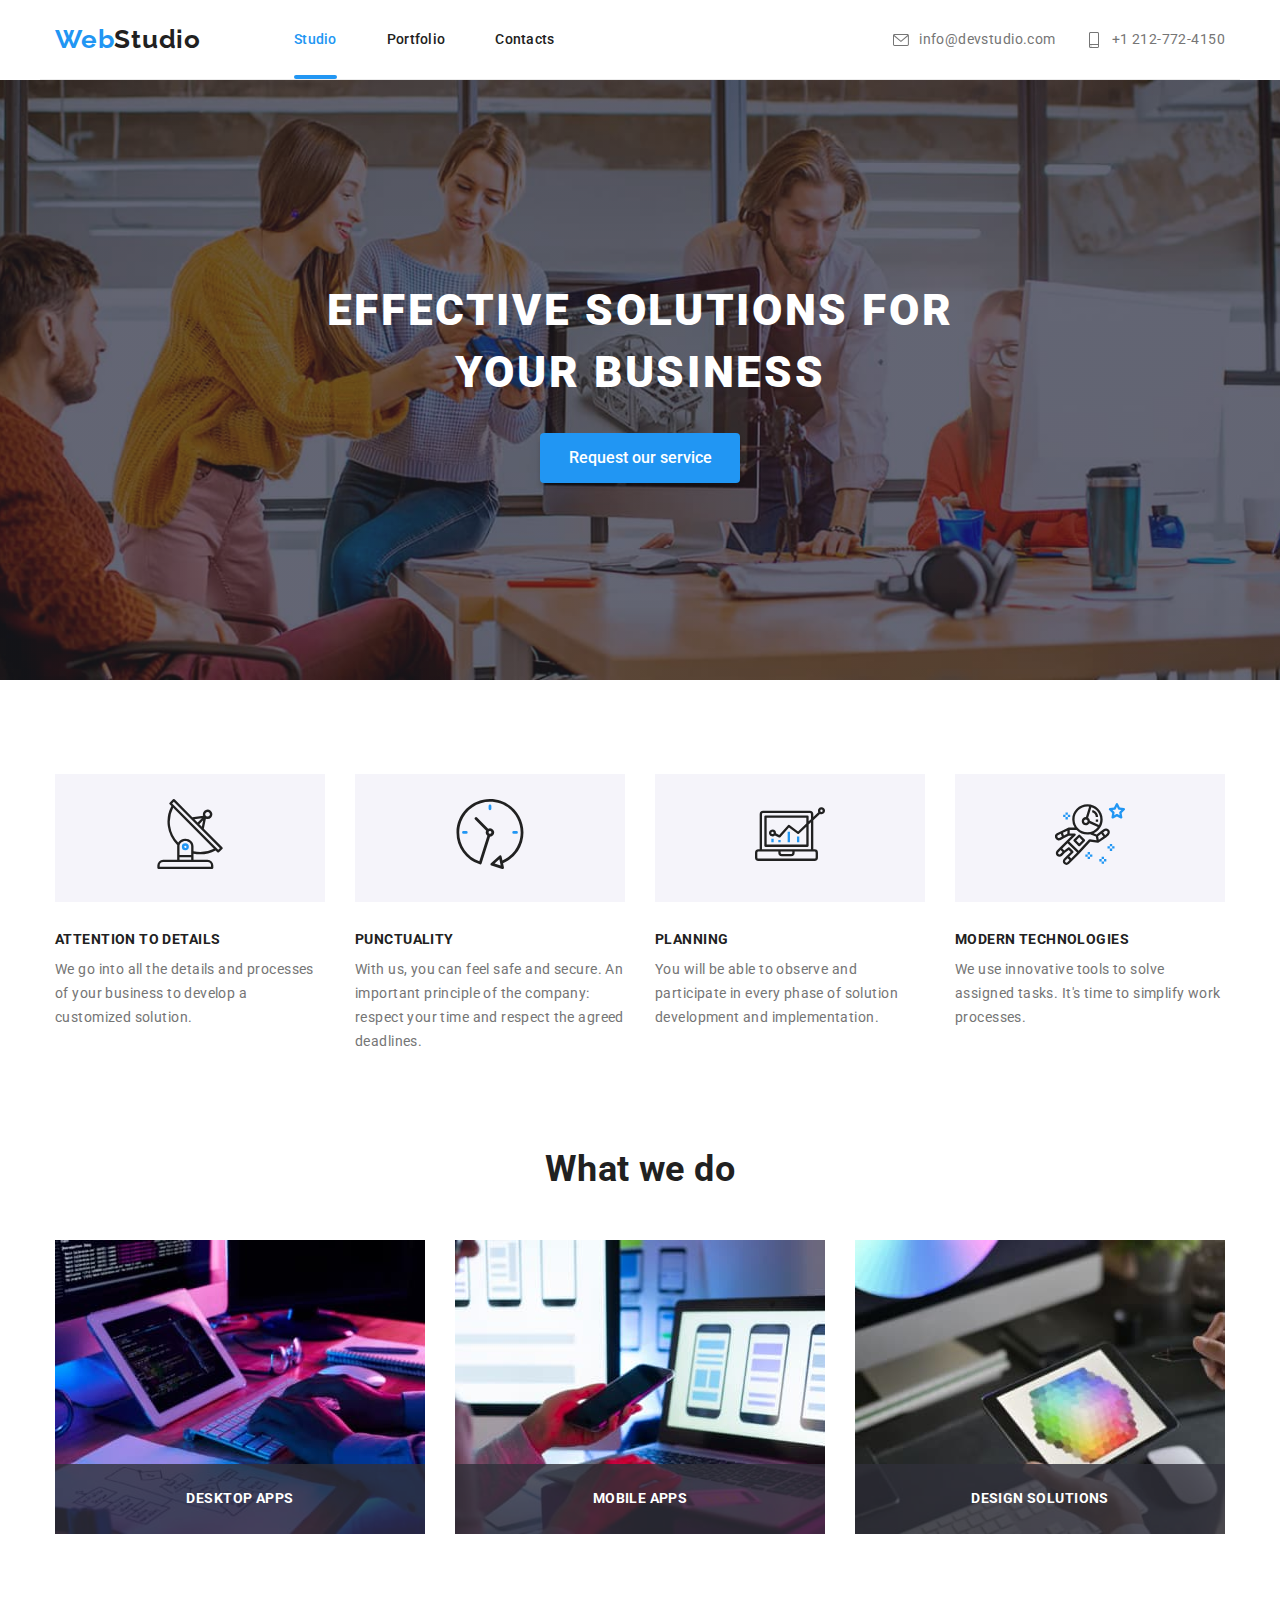
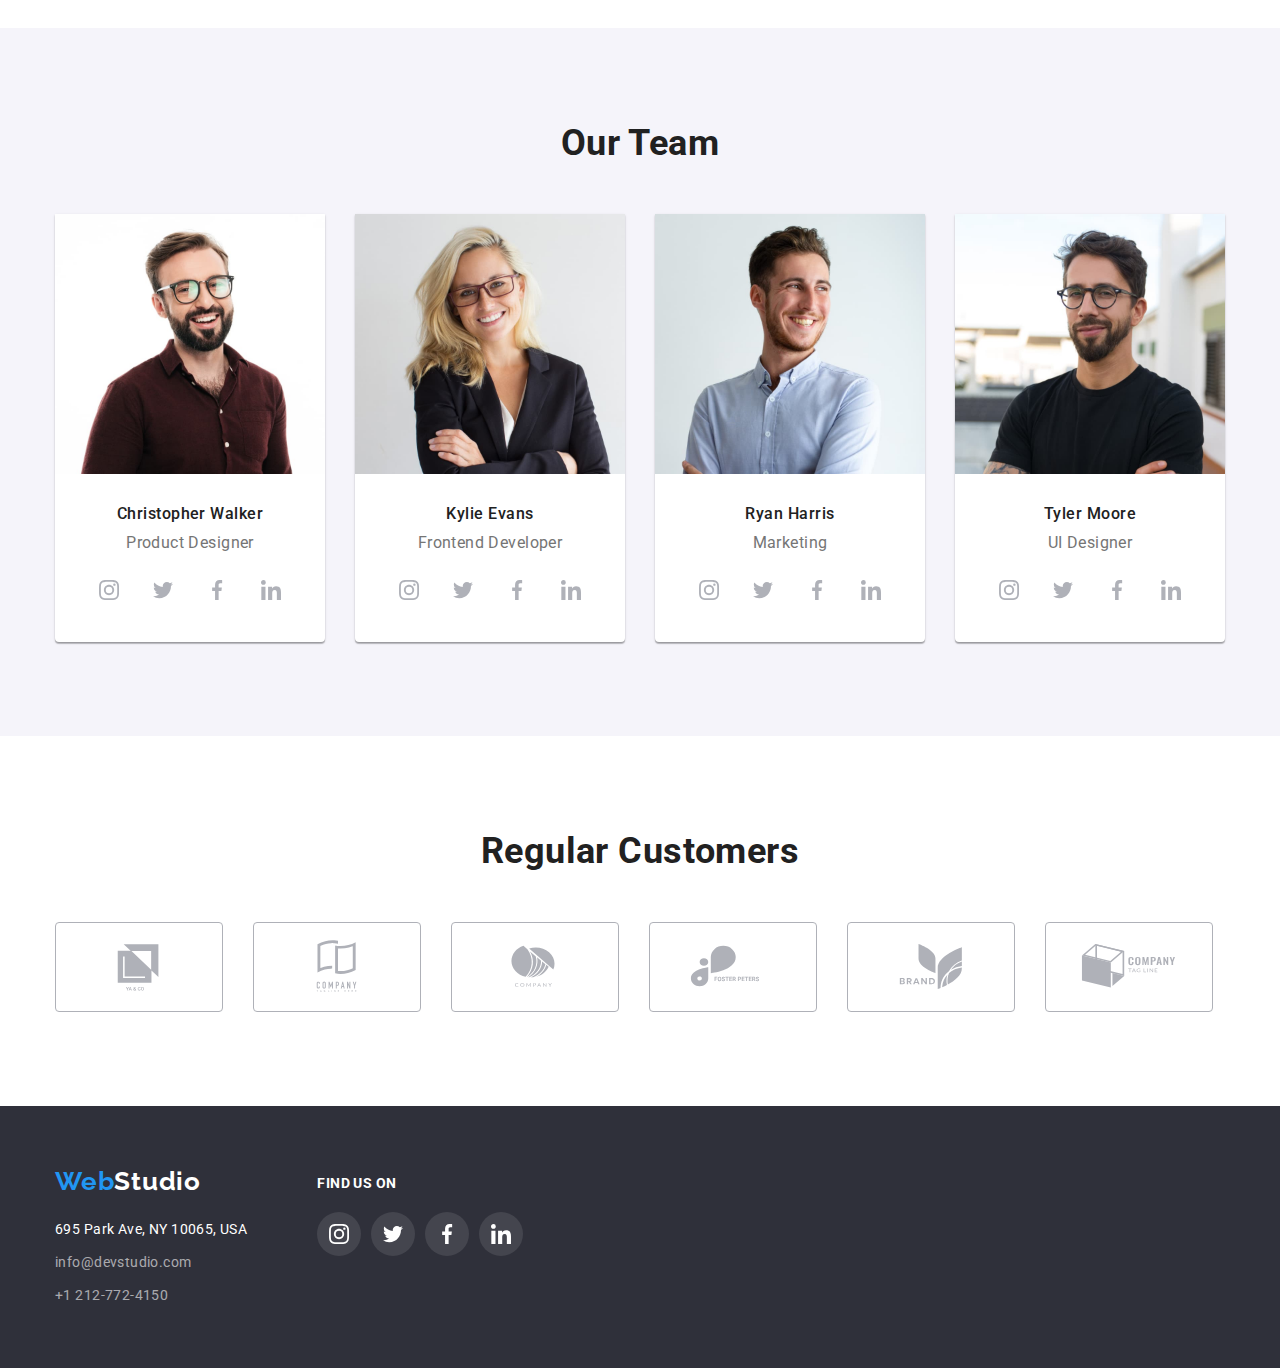
<file: index.html>
<!DOCTYPE html>
<html lang="en">
  <head>
    <meta charset="UTF-8" />
    <meta http-equiv="X-UA-Compatible" content="IE=edge" />
    <meta name="viewport" content="width=device-width, initial-scale=1.0" />
    <title>Document</title>
    <link
      href="https://fonts.googleapis.com/css2?family=Raleway:wght@700&family=Roboto:wght@400;500;700;900&display=swap"
      rel="stylesheet"
    />
    <link
      rel="stylesheet"
      href="https://cdnjs.cloudflare.com/ajax/libs/modern-normalize/1.1.0/modern-normalize.min.css"
    />
    <link rel="stylesheet" href="./css/styles.css" />
  </head>
  <body>
    <!-- Header -->
    <header class="header">
      <div class="container header-container">
        <div class="header-logo">
          <a href="./index.html" class="logo logo-link--header link-res">
            Web<span class="logo-span--header">Studio</span>
          </a>
        </div>
        <nav class="header-nav">
          <ul class="nav-menu list-res">
            <li class="nav-item nav-item--current">
              <a href="./index.html" class="nav-link link-res">Studio</a>
            </li>
            <li class="nav-item">
              <a href="./portfolio.html" class="nav-link link-res">Portfolio</a>
            </li>
            <li class="nav-item">
              <a href="#" class="nav-link link-res">Contacts</a>
            </li>
          </ul>
        </nav>
        <div class="header-contacts">
          <ul class="contacts-list--header list-res">
            <li class="contacts-item--header">
              <a
                href="mailto:info@devstudio.com"
                class="contact-link contact-link--header contact-mail--header link-res"
              >
                <svg class="contact-icon" width="16" height="12">
                  <use href="./images/icons.svg#envelope"></use>
                </svg>
                info@devstudio.com
              </a>
            </li>
            <li class="contacts-item--header">
              <a
                href="tel:+12127724150"
                class="contact-link contact-link--header contact-tel--header link-res"
              >
                <svg class="contact-icon" width="16" height="16">
                  <use href="./images/icons.svg#smartphone"></use>
                </svg>
                +1 212-772-4150
              </a>
            </li>
          </ul>
        </div>
      </div>
    </header>

    <!-- Main -->
    <main>
      <!-- Section Hero -->
      <section class="section hero-section">
        <div class="hero-container">
          <div class="hero-group">
            <h1 class="section-title hero-title">Effective solutions for your business</h1>
            <button type="button" class="hero-button" data-modal-open>Request our service</button>
          </div>
        </div>
      </section>

      <!-- Section Features -->
      <section class="section features-section">
        <div class="container features-container">
          <h2 class="section-title features-title display-none">Features</h2>
          <ul class="features-list list-res">
            <li class="features-item">
              <div class="features-icon-bg">
                <svg class="features-icon-svg" width="70" height="70">
                  <use href="./images/icons.svg#antenna"></use>
                </svg>
              </div>
              <h3 class="section-subtitle features-subtitle">Attention to details</h3>
              <p class="section-text features-text">
                We go into all the details and processes of your business to develop a customized
                solution.
              </p>
            </li>
            <li class="features-item">
              <div class="features-icon-bg">
                <svg class="features-icon-svg" width="70" height="70">
                  <use href="./images/icons.svg#clock"></use>
                </svg>
              </div>
              <h3 class="section-subtitle features-subtitle">Punctuality</h3>
              <p class="section-text features-text">
                With us, you can feel safe and secure. An important principle of the company:
                respect your time and respect the agreed deadlines.
              </p>
            </li>
            <li class="features-item">
              <div class="features-icon-bg">
                <svg class="features-icon-svg" width="70" height="70">
                  <use href="./images/icons.svg#diagram"></use>
                </svg>
              </div>
              <h3 class="section-subtitle features-subtitle">Planning</h3>
              <p class="section-text features-text">
                You will be able to observe and participate in every phase of solution development
                and implementation.
              </p>
            </li>
            <li class="features-item">
              <div class="features-icon-bg">
                <svg class="features-icon-svg" width="70" height="70">
                  <use href="./images/icons.svg#astronaut"></use>
                </svg>
              </div>
              <h3 class="section-subtitle features-subtitle">Modern technologies</h3>
              <p class="section-text features-text">
                We use innovative tools to solve assigned tasks. It's time to simplify work
                processes.
              </p>
            </li>
          </ul>
        </div>
      </section>

      <!-- Section About -->
      <section class="section about-section">
        <div class="container about-container">
          <h2 class="section-title about-title">What we do</h2>
          <ul class="about-list list-res">
            <li class="about-item">
              <div class="about-imagewrap">
                <img
                  src="./images/projImg-01.jpg"
                  alt="Desktop, algorithm, tablet PC, markup on screen"
                  width="370"
                />
                <p class="about-description">Desktop apps</p>
              </div>
            </li>
            <li class="about-item">
              <div class="about-imagewrap">
                <img
                  src="./images/projImg-02.jpg"
                  alt="mobile device, mobile interface layout on laptop"
                  width="370"
                />
                <p class="about-description">Mobile apps</p>
              </div>
            </li>
            <li class="about-item">
              <div class="about-imagewrap">
                <img src="./images/projImg-03.jpg" alt="color picker on tablet PC" width="370" />
                <p class="about-description">Design solutions</p>
              </div>
            </li>
          </ul>
        </div>
      </section>

      <!-- Section Our Team -->
      <section class="section team-section">
        <div class="container team-container">
          <h2 class="section-title team-title">Our Team</h2>
          <ul class="team-list list-res">
            <li class="team-item">
              <img src="./images/IgorDemiyanenko.jpg" alt="Christopher Walker" width="270" />
              <h3 class="section-subtitle team-subtitle">Christopher Walker</h3>
              <p class="section-text team-text">Product Designer</p>
              <ul class="sociallink-list sociallink-list-team list-res">
                <li class="sociallink-item margin-res">
                  <a
                    href="https://www.instagram.com/"
                    target="_blank"
                    class="sociallink-link sociallink-link-team"
                  >
                    <svg class="sociallink-icon sociallink-icon-team" width="20" height="20">
                      <use href="./images/icons.svg#instagram"></use>
                    </svg>
                  </a>
                </li>
                <li class="sociallink-item margin-res">
                  <a
                    href="https://www.twitter.com/"
                    target="_blank"
                    class="sociallink-link sociallink-link-team"
                  >
                    <svg class="sociallink-icon sociallink-icon-team" width="20" height="20">
                      <use href="./images/icons.svg#twitter"></use>
                    </svg>
                  </a>
                </li>
                <li class="sociallink-item margin-res">
                  <a
                    href="https://www.facebook.com/"
                    target="_blank"
                    class="sociallink-link sociallink-link-team"
                  >
                    <svg class="sociallink-icon sociallink-icon-team" width="20" height="20">
                      <use href="./images/icons.svg#facebook"></use>
                    </svg>
                  </a>
                </li>
                <li class="sociallink-item margin-res">
                  <a
                    href="https://www.linkedin.com/"
                    target="_blank"
                    class="sociallink-link sociallink-link-team"
                  >
                    <svg class="sociallink-icon sociallink-icon-team" width="20" height="20">
                      <use href="./images/icons.svg#linkedin"></use>
                    </svg>
                  </a>
                </li>
              </ul>
            </li>
            <li class="team-item">
              <img src="./images/OlgaRepina.jpg" alt="Kylie Evans" width="270" />
              <h3 class="section-subtitle team-subtitle">Kylie Evans</h3>
              <p class="section-text team-text">Frontend Developer</p>
              <ul class="sociallink-list sociallink-list-team list-res">
                <li class="sociallink-item">
                  <a
                    href="https://www.instagram.com/"
                    target="_blank"
                    class="sociallink-link sociallink-link-team"
                  >
                    <svg class="sociallink-icon sociallink-icon-team" width="20" height="20">
                      <use href="./images/icons.svg#instagram"></use>
                    </svg>
                  </a>
                </li>
                <li class="sociallink-item">
                  <a
                    href="https://www.twitter.com/"
                    target="_blank"
                    class="sociallink-link sociallink-link-team"
                  >
                    <svg class="sociallink-icon sociallink-icon-team" width="20" height="20">
                      <use href="./images/icons.svg#twitter"></use>
                    </svg>
                  </a>
                </li>
                <li class="sociallink-item">
                  <a
                    href="https://www.facebook.com/"
                    target="_blank"
                    class="sociallink-link sociallink-link-team"
                  >
                    <svg class="sociallink-icon sociallink-icon-team" width="20" height="20">
                      <use href="./images/icons.svg#facebook"></use>
                    </svg>
                  </a>
                </li>
                <li class="sociallink-item">
                  <a
                    href="https://www.linkedin.com/"
                    target="_blank"
                    class="sociallink-link sociallink-link-team"
                  >
                    <svg class="sociallink-icon sociallink-icon-team" width="20" height="20">
                      <use href="./images/icons.svg#linkedin"></use>
                    </svg>
                  </a>
                </li>
              </ul>
            </li>
            <li class="team-item">
              <img src="./images/MykolaTarasov.jpg" alt="Ryan Harris" width="270" />
              <h3 class="section-subtitle team-subtitle">Ryan Harris</h3>
              <p class="section-text team-text">Marketing</p>
              <ul class="sociallink-list sociallink-list-team list-res">
                <li class="sociallink-item">
                  <a
                    href="https://www.instagram.com/"
                    target="_blank"
                    class="sociallink-link sociallink-link-team"
                  >
                    <svg class="sociallink-icon sociallink-icon-team" width="20" height="20">
                      <use href="./images/icons.svg#instagram"></use>
                    </svg>
                  </a>
                </li>
                <li class="sociallink-item">
                  <a
                    href="https://www.twitter.com/"
                    target="_blank"
                    class="sociallink-link sociallink-link-team"
                  >
                    <svg class="sociallink-icon sociallink-icon-team" width="20" height="20">
                      <use href="./images/icons.svg#twitter"></use>
                    </svg>
                  </a>
                </li>
                <li class="sociallink-item">
                  <a
                    href="https://www.facebook.com/"
                    target="_blank"
                    class="sociallink-link sociallink-link-team"
                  >
                    <svg class="sociallink-icon sociallink-icon-team" width="20" height="20">
                      <use href="./images/icons.svg#facebook"></use>
                    </svg>
                  </a>
                </li>
                <li class="sociallink-item">
                  <a
                    href="https://www.linkedin.com/"
                    target="_blank"
                    class="sociallink-link sociallink-link-team"
                  >
                    <svg class="sociallink-icon sociallink-icon-team" width="20" height="20">
                      <use href="./images/icons.svg#linkedin"></use>
                    </svg>
                  </a>
                </li>
              </ul>
            </li>
            <li class="team-item">
              <img src="./images/MikhayloYermakov.jpg" alt="Tyler Moore" width="270" />
              <h3 class="section-subtitle team-subtitle">Tyler Moore</h3>
              <p class="section-text team-text">UI Designer</p>
              <ul class="sociallink-list sociallink-list-team list-res">
                <li class="sociallink-item">
                  <a
                    href="https://www.instagram.com/"
                    target="_blank"
                    class="sociallink-link sociallink-link-team"
                  >
                    <svg class="sociallink-icon sociallink-icon-team" width="20" height="20">
                      <use href="./images/icons.svg#instagram"></use>
                    </svg>
                  </a>
                </li>
                <li class="sociallink-item">
                  <a
                    href="https://www.twitter.com/"
                    target="_blank"
                    class="sociallink-link sociallink-link-team"
                  >
                    <svg class="sociallink-icon sociallink-icon-team" width="20" height="20">
                      <use href="./images/icons.svg#twitter"></use>
                    </svg>
                  </a>
                </li>
                <li class="sociallink-item">
                  <a
                    href="https://www.facebook.com/"
                    target="_blank"
                    class="sociallink-link sociallink-link-team"
                  >
                    <svg class="sociallink-icon sociallink-icon-team" width="20" height="20">
                      <use href="./images/icons.svg#facebook"></use>
                    </svg>
                  </a>
                </li>
                <li class="sociallink-item">
                  <a
                    href="https://www.linkedin.com/"
                    target="_blank"
                    class="sociallink-link sociallink-link-team"
                  >
                    <svg class="sociallink-icon sociallink-icon-team" width="20" height="20">
                      <use href="./images/icons.svg#linkedin"></use>
                    </svg>
                  </a>
                </li>
              </ul>
            </li>
          </ul>
        </div>
      </section>

      <!-- Section Customers -->
      <section class="section customers-section">
        <div class="container customers-container">
          <h2 class="section-title customers-title">Regular Customers</h2>
          <ul class="customers-list list-res">
            <li class="customers-item">
              <a href="https://www.google.com/" target="_blank" class="customers-link">
                <svg class="customers-icon" width="106" height="60">
                  <use href="./images/icons.svg#logo1"></use>
                </svg>
              </a>
            </li>
            <li class="customers-item">
              <a href="https://www.google.com/" target="_blank" class="customers-link">
                <svg class="customers-icon" width="106" height="60">
                  <use href="./images/icons.svg#logo2"></use>
                </svg>
              </a>
            </li>
            <li class="customers-item">
              <a href="https://www.google.com/" target="_blank" class="customers-link">
                <svg class="customers-icon" width="106" height="60">
                  <use href="./images/icons.svg#logo3"></use>
                </svg>
              </a>
            </li>
            <li class="customers-item">
              <a href="https://www.google.com/" target="_blank" class="customers-link">
                <svg class="customers-icon" width="106" height="60">
                  <use href="./images/icons.svg#logo4"></use>
                </svg>
              </a>
            </li>
            <li class="customers-item">
              <a href="https://www.google.com/" target="_blank" class="customers-link">
                <svg class="customers-icon" width="106" height="60">
                  <use href="./images/icons.svg#logo5"></use>
                </svg>
              </a>
            </li>
            <li class="customers-item">
              <a href="https://www.google.com/" target="_blank" class="customers-link">
                <svg class="customers-icon" width="106" height="60">
                  <use href="./images/icons.svg#logo6"></use>
                </svg>
              </a>
            </li>
          </ul>
        </div>
      </section>
    </main>

    <!-- Footer -->
    <footer class="footer">
      <div class="container footer-container">
        <div class="footer-first-column">
          <a href="./index.html" class="logo logo-link--footer link-res">
            Web<span class="logo-span--footer">Studio</span>
          </a>
          <address class="footer-contacts">
            <ul class="contacts-list--footer list-res">
              <li class="contacts-item--footer">
                <a
                  href="https://goo.gl/maps/UcGMmtQmXpVpu3WY8"
                  target="_blank"
                  class="contact-link contact-link--footer contact-location--footer link-res"
                >
                  695 Park Ave, NY 10065, USA
                </a>
              </li>
              <li class="contacts-item--footer">
                <a
                  href="mailto:info@devstudio.com"
                  class="contact-link contact-link--footer contact-mail--footer link-res"
                >
                  info@devstudio.com
                </a>
              </li>
              <li class="contacts-item--footer">
                <a
                  href="tel:+12127724150"
                  class="contact-link contact-link--footer contact-tel--footer link-res"
                >
                  +1 212-772-4150
                </a>
              </li>
            </ul>
          </address>
        </div>
        <div class="footer-second-column">
          <div class="sociallink">
            <p class="sociallink-text--footer">Find us on</p>
            <ul class="sociallink-list sociallink-list--footer list-res">
              <li class="sociallink-item sociallink-item--footer list-res">
                <a
                  href="https://www.instagram.com/"
                  target="_blank"
                  class="sociallink-link sociallink-link--footer"
                >
                  <svg class="sociallink-icon sociallink-icon--footer" width="20" height="20">
                    <use href="./images/icons.svg#instagram"></use>
                  </svg>
                </a>
              </li>
              <li class="sociallink-item sociallink-item--footer list-res">
                <a
                  href="https://www.twitter.com/"
                  target="_blank"
                  class="sociallink-link sociallink-link--footer"
                >
                  <svg class="sociallink-icon sociallink-icon--footer" width="20" height="20">
                    <use href="./images/icons.svg#twitter"></use>
                  </svg>
                </a>
              </li>
              <li class="sociallink-item sociallink-item--footer list-res">
                <a
                  href="https://www.facebook.com/"
                  target="_blank"
                  class="sociallink-link sociallink-link--footer"
                >
                  <svg class="sociallink-icon sociallink-icon--footer" width="20" height="20">
                    <use href="./images/icons.svg#facebook"></use>
                  </svg>
                </a>
              </li>
              <li class="sociallink-item sociallink-item--footer list-res">
                <a
                  href="https://www.linkedin.com/"
                  target="_blank"
                  class="sociallink-link sociallink-link--footer"
                >
                  <svg class="sociallink-icon sociallink-icon--footer" width="20" height="20">
                    <use href="./images/icons.svg#linkedin"></use>
                  </svg>
                </a>
              </li>
            </ul>
          </div>
        </div>
      </div>
    </footer>

    <div class="backdrop is-hidden" data-modal>
      <div class="modal-window">
        <button class="modal-close-button">
          <svg class="modal-close-icon" data-modal-close width="18" height="18">
            <use href="./images/icons.svg#close-black-cross"></use>
          </svg>
        </button>
        <p>
          Lorem ipsum dolor sit amet consectetur adipisicing elit. Id recusandae cumque unde,
          numquam sit necessitatibus dicta sint neque vel alias. Laudantium sapiente quae, laborum
          in quaerat sint aspernatur error voluptatem.
        </p>
      </div>
    </div>

    <script src="./js/modal.js"></script>
  </body>
</html>
</file>
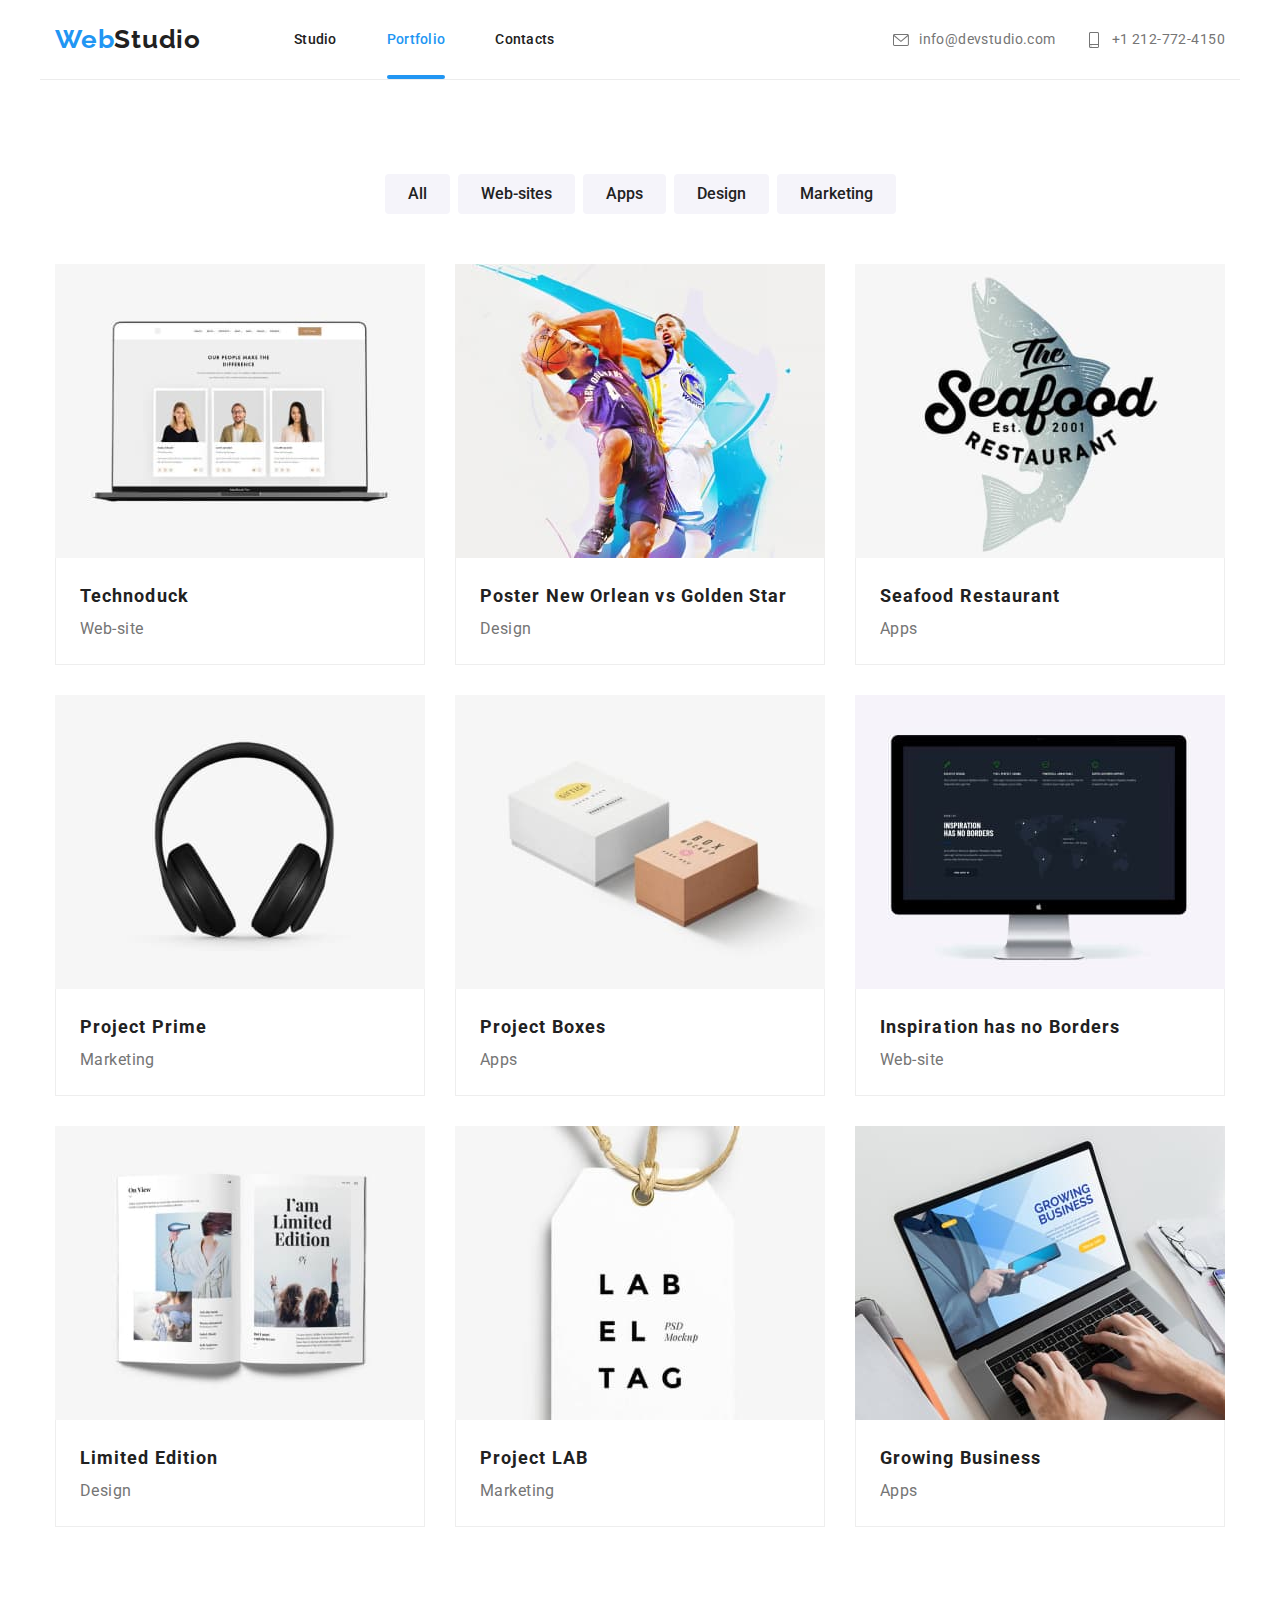
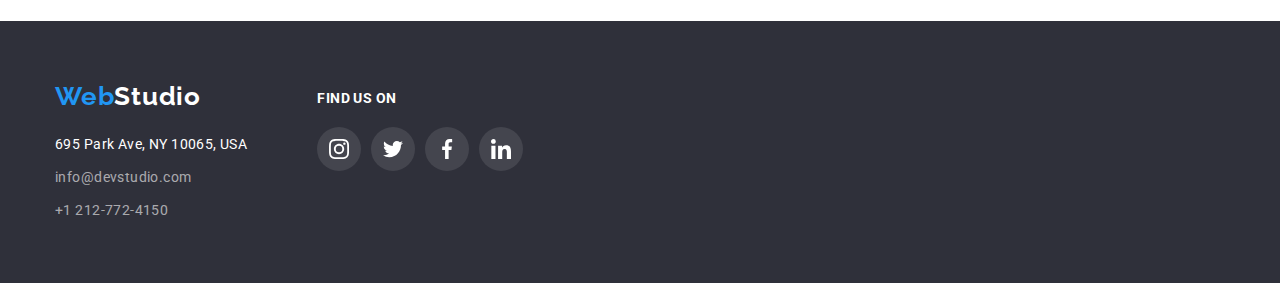
<file: portfolio.html>
<!DOCTYPE html>
<html lang="en">
  <head>
    <meta charset="UTF-8" />
    <meta http-equiv="X-UA-Compatible" content="IE=edge" />
    <meta name="viewport" content="width=device-width, initial-scale=1.0" />
    <title>Document</title>
    <link
      href="https://fonts.googleapis.com/css2?family=Raleway:wght@700&family=Roboto:wght@400;500;700;900&display=swap"
      rel="stylesheet"
    />
    <link
      rel="stylesheet"
      href="https://cdnjs.cloudflare.com/ajax/libs/modern-normalize/1.1.0/modern-normalize.min.css"
    />
    <link rel="stylesheet" href="./css/styles.css" />
  </head>
  <body>
    <!-- Header -->
    <header class="header">
      <div class="container header-container">
        <div class="header-logo">
          <a href="./index.html" class="logo logo-link--header link-res">
            Web<span class="logo-span--header">Studio</span>
          </a>
        </div>
        <nav class="header-nav">
          <ul class="nav-menu list-res">
            <li class="nav-item">
              <a href="./index.html" class="nav-link link-res">Studio</a>
            </li>
            <li class="nav-item nav-item--current">
              <a href="./portfolio.html" class="nav-link link-res">Portfolio</a>
            </li>
            <li class="nav-item">
              <a href="#" class="nav-link link-res">Contacts</a>
            </li>
          </ul>
        </nav>
        <div class="header-contacts">
          <ul class="contacts-list--header list-res">
            <li class="contacts-item--header">
              <a
                href="mailto:info@devstudio.com"
                class="contact-link contact-link--header contact-mail--header link-res"
              >
                <svg class="contact-icon" width="16" height="12">
                  <use href="./images/icons.svg#envelope"></use>
                </svg>
                info@devstudio.com
              </a>
            </li>
            <li class="contacts-item--header">
              <a
                href="tel:+12127724150"
                class="contact-link contact-link--header contact-tel--header link-res"
              >
                <svg class="contact-icon" width="16" height="16">
                  <use href="./images/icons.svg#smartphone"></use>
                </svg>
                +1 212-772-4150
              </a>
            </li>
          </ul>
        </div>
      </div>
    </header>

    <!-- Main -->
    <main>
      <!-- Section Portfolio -->
      <section class="section section-portfolio">
        <div class="container portfolio-container">
          <h1 class="title display-none">Portfolio</h1>
          <h2 class="section-title display-none">Portfolio</h2>
          <ul class="list portfolio-filter-list list-res">
            <li class="portfolio-filter-item">
              <button type="button" class="portfolio-button">All</button>
            </li>
            <li class="portfolio-filter-item">
              <button type="button" class="portfolio-button">Web-sites</button>
            </li>
            <li class="portfolio-filter-item">
              <button type="button" class="portfolio-button">Apps</button>
            </li>
            <li class="portfolio-filter-item">
              <button type="button" class="portfolio-button">Design</button>
            </li>
            <li class="portfolio-filter-item">
              <button type="button" class="portfolio-button">Marketing</button>
            </li>
          </ul>
          <ul class="list portfolio-set-list list-res">
            <li class="portfolio-set-item">
              <a href="#" class="portfolio-link link-res">
                <div class="portfolio-img-box">
                  <img
                    src="./images/technokryak.jpg"
                    alt="Технокряк"
                    width="370"
                    class="portfolio-img"
                  />
                  <div class="portfolio-overlay">
                    <p class="portfolio-overlay-text">
                      Technoduck is a state-of-the-art coronavirus distribution platform. Companies
                      use this platform for digital espionage and attacks on competitors' secure
                      servers.
                    </p>
                  </div>
                </div>
                <div class="portfolio-description-group">
                  <h3 class="section-subtitle portfolio-subtitle">Technoduck</h3>
                  <p class="section-text portfolio-text">Web-site</p>
                </div>
              </a>
            </li>
            <li class="portfolio-set-item">
              <a href="#" class="portfolio-link link-res">
                <div class="portfolio-img-box">
                  <img
                    src="./images/new-orlean-vs-golden-star.jpg"
                    alt="Poster New Orlean vs Golden Star"
                    width="370"
                    class="portfolio-img"
                  />
                  <div class="portfolio-overlay">
                    <p class="portfolio-overlay-text">
                      Technoduck is a state-of-the-art coronavirus distribution platform. Companies
                      use this platform for digital espionage and attacks on competitors' secure
                      servers.
                    </p>
                  </div>
                </div>
                <div class="portfolio-description-group">
                  <h3 class="section-subtitle portfolio-subtitle">
                    Poster New Orlean vs Golden Star
                  </h3>
                  <p class="section-text portfolio-text">Design</p>
                </div>
              </a>
            </li>
            <li class="portfolio-set-item">
              <a href="#" class="portfolio-link link-res">
                <div class="portfolio-img-box">
                  <img
                    src="./images/seafood.jpg"
                    alt="Seafood Restaurant"
                    width="370"
                    class="portfolio-img"
                  />
                  <div class="portfolio-overlay">
                    <p class="portfolio-overlay-text">
                      Technoduck is a state-of-the-art coronavirus distribution platform. Companies
                      use this platform for digital espionage and attacks on competitors' secure
                      servers.
                    </p>
                  </div>
                </div>
                <div class="portfolio-description-group">
                  <h3 class="section-subtitle portfolio-subtitle">Seafood Restaurant</h3>
                  <p class="section-text portfolio-text">Apps</p>
                </div>
              </a>
            </li>
            <li class="portfolio-set-item">
              <a href="#" class="portfolio-link link-res">
                <div class="portfolio-img-box">
                  <img
                    src="./images/prime.jpg"
                    alt="Project Prime"
                    width="370"
                    class="portfolio-img"
                  />
                  <div class="portfolio-overlay">
                    <p class="portfolio-overlay-text">
                      Technoduck is a state-of-the-art coronavirus distribution platform. Companies
                      use this platform for digital espionage and attacks on competitors' secure
                      servers.
                    </p>
                  </div>
                </div>
                <div class="portfolio-description-group">
                  <h3 class="section-subtitle portfolio-subtitle">Project Prime</h3>
                  <p class="section-text portfolio-text">Marketing</p>
                </div>
              </a>
            </li>
            <li class="portfolio-set-item">
              <a href="#" class="portfolio-link link-res">
                <div class="portfolio-img-box">
                  <img
                    src="./images/boxes.jpg"
                    alt="Project Boxes"
                    width="370"
                    class="portfolio-img"
                  />
                  <div class="portfolio-overlay">
                    <p class="portfolio-overlay-text">
                      Technoduck is a state-of-the-art coronavirus distribution platform. Companies
                      use this platform for digital espionage and attacks on competitors' secure
                      servers.
                    </p>
                  </div>
                </div>
                <div class="portfolio-description-group">
                  <h3 class="section-subtitle portfolio-subtitle">Project Boxes</h3>
                  <p class="section-text portfolio-text">Apps</p>
                </div>
              </a>
            </li>
            <li class="portfolio-set-item">
              <a href="#" class="portfolio-link link-res">
                <div class="portfolio-img-box">
                  <img
                    src="./images/no-borders.jpg"
                    alt="Inspiration has no Borders"
                    width="370"
                    class="portfolio-img"
                  />
                  <div class="portfolio-overlay">
                    <p class="portfolio-overlay-text">
                      Technoduck is a state-of-the-art coronavirus distribution platform. Companies
                      use this platform for digital espionage and attacks on competitors' secure
                      servers.
                    </p>
                  </div>
                </div>
                <div class="portfolio-description-group">
                  <h3 class="section-subtitle portfolio-subtitle">Inspiration has no Borders</h3>
                  <p class="section-text portfolio-text">Web-site</p>
                </div>
              </a>
            </li>
            <li class="portfolio-set-item">
              <a href="#" class="portfolio-link link-res">
                <div class="portfolio-img-box">
                  <img
                    src="./images/limited-edition.jpg"
                    alt="Limited Edition"
                    width="370"
                    class="portfolio-img"
                  />
                  <div class="portfolio-overlay">
                    <p class="portfolio-overlay-text">
                      Technoduck is a state-of-the-art coronavirus distribution platform. Companies
                      use this platform for digital espionage and attacks on competitors' secure
                      servers.
                    </p>
                  </div>
                </div>
                <div class="portfolio-description-group">
                  <h3 class="section-subtitle portfolio-subtitle">Limited Edition</h3>
                  <p class="section-text portfolio-text">Design</p>
                </div>
              </a>
            </li>
            <li class="portfolio-set-item">
              <a href="#" class="portfolio-link link-res">
                <div class="portfolio-img-box">
                  <img src="./images/lab.jpg" alt="Project LAB" width="370" class="portfolio-img" />
                  <div class="portfolio-overlay">
                    <p class="portfolio-overlay-text">
                      Technoduck is a state-of-the-art coronavirus distribution platform. Companies
                      use this platform for digital espionage and attacks on competitors' secure
                      servers.
                    </p>
                  </div>
                </div>
                <div class="portfolio-description-group">
                  <h3 class="section-subtitle portfolio-subtitle">Project LAB</h3>
                  <p class="section-text portfolio-text">Marketing</p>
                </div>
              </a>
            </li>
            <li class="portfolio-set-item">
              <a href="#" class="portfolio-link link-res">
                <div class="portfolio-img-box">
                  <img
                    src="./images/business.jpg"
                    alt="Growing Business"
                    width="370"
                    class="portfolio-img"
                  />
                  <div class="portfolio-overlay">
                    <p class="portfolio-overlay-text">
                      Technoduck is a state-of-the-art coronavirus distribution platform. Companies
                      use this platform for digital espionage and attacks on competitors' secure
                      servers.
                    </p>
                  </div>
                </div>
                <div class="portfolio-description-group">
                  <h3 class="section-subtitle portfolio-subtitle">Growing Business</h3>
                  <p class="section-text portfolio-text">Apps</p>
                </div>
              </a>
            </li>
          </ul>
        </div>
      </section>
    </main>

    <!-- Footer -->
    <footer class="footer">
      <div class="container footer-container">
        <div class="footer-first-column">
          <a href="./index.html" class="logo logo-link--footer link-res">
            Web<span class="logo-span--footer">Studio</span>
          </a>
          <address class="footer-contacts">
            <ul class="contacts-list--footer list-res">
              <li class="contacts-item--footer">
                <a
                  href="https://goo.gl/maps/UcGMmtQmXpVpu3WY8"
                  target="_blank"
                  class="contact-link contact-link--footer contact-location--footer link-res"
                >
                  695 Park Ave, NY 10065, USA
                </a>
              </li>
              <li class="contacts-item--footer">
                <a
                  href="mailto:info@devstudio.com"
                  class="contact-link contact-link--footer contact-mail--footer link-res"
                >
                  info@devstudio.com
                </a>
              </li>
              <li class="contacts-item--footer">
                <a
                  href="tel:+12127724150"
                  class="contact-link contact-link--footer contact-tel--footer link-res"
                >
                  +1 212-772-4150
                </a>
              </li>
            </ul>
          </address>
        </div>
        <div class="footer-second-column">
          <div class="sociallink">
            <p class="sociallink-text--footer">Find us on</p>
            <ul class="sociallink-list sociallink-list--footer list-res">
              <li class="sociallink-item sociallink-item--footer list-res">
                <a
                  href="https://www.instagram.com/"
                  target="_blank"
                  class="sociallink-link sociallink-link--footer"
                >
                  <svg class="sociallink-icon sociallink-icon--footer" width="20" height="20">
                    <use href="./images/icons.svg#instagram"></use>
                  </svg>
                </a>
              </li>
              <li class="sociallink-item sociallink-item--footer list-res">
                <a
                  href="https://www.twitter.com/"
                  target="_blank"
                  class="sociallink-link sociallink-link--footer"
                >
                  <svg class="sociallink-icon sociallink-icon--footer" width="20" height="20">
                    <use href="./images/icons.svg#twitter"></use>
                  </svg>
                </a>
              </li>
              <li class="sociallink-item sociallink-item--footer list-res">
                <a
                  href="https://www.facebook.com/"
                  target="_blank"
                  class="sociallink-link sociallink-link--footer"
                >
                  <svg class="sociallink-icon sociallink-icon--footer" width="20" height="20">
                    <use href="./images/icons.svg#facebook"></use>
                  </svg>
                </a>
              </li>
              <li class="sociallink-item sociallink-item--footer list-res">
                <a
                  href="https://www.linkedin.com/"
                  target="_blank"
                  class="sociallink-link sociallink-link--footer"
                >
                  <svg class="sociallink-icon sociallink-icon--footer" width="20" height="20">
                    <use href="./images/icons.svg#linkedin"></use>
                  </svg>
                </a>
              </li>
            </ul>
          </div>
        </div>
      </div>
    </footer>
    <script src="./js/modal.js"></script>
  </body>
</html>
</file>
<file: css/styles.css>
:root {
  --primary-bg-color: #ffffff;
  --secondary-bg-color: #f5f4fa;
  --tertiary-bg-color: #2f303a;
  --quaternary-bg-color: #c4c4c4;
  --quinary-bg-color-opacity: rgba(47, 48, 58, 0.8);

  --primary-color: #757575;
  --secondary-color: #212121;
  --tertiary-color: #2196f3;
  --quaternary-color: #ffffff;
  --quaternary-color-opacity: rgba(255, 255, 255, 0.6);

  --primary-border-color: #ececec;
  --secondary-border-color: #eeeeee;

  --primary-button-bg-color: #f5f4fa;
  --secondary-button-bg-color: #2196f3;
  --tertiary-button-bg-color: #188ce8;

  --primary-button-txt-color: #212121;
  --secondary-button-txt-color: #ffffff;

  --primary-icon-color: #afb1b8;
  --secondary-icon-color: #2196f3;
  --tertiary-icon-color: #ffffff;

  --portfolio-card-shadow: 0px 1px 1px rgba(0, 0, 0, 0.12), 0px 4px 4px rgba(0, 0, 0, 0.06),
    1px 4px 6px rgba(0, 0, 0, 0.16);

  --transition-variable: 250ms cubic-bezier(0.4, 0, 0.2, 1);
}

body {
  background-color: var(--primary-bg-color);
  color: var(--primary-color);
  font-family: Roboto, sans-serif;
  font-size: 14px;
  line-height: 1.71;
  letter-spacing: 0.03em;
}

.link-res {
  text-decoration: none;
}

.list-res {
  margin: 0;
  padding: 0;
  list-style: none;
}

.display-none {
  display: none;
}

.padding-res {
  padding: 0 0 0 0;
}

.display-block {
  display: block;
}

.container {
  width: 1200px;
  margin-left: auto;
  margin-right: auto;
  padding-left: 15px;
  padding-right: 15px;
}

.header-container {
  height: 80px;
  border-bottom: 1px solid var(--primary-border-color);
  display: flex;
  align-items: center;
}

.header-nav {
  margin-left: 93px;
  font-weight: 500;
  line-height: 1.14;
  letter-spacing: 0.02em;
}

.logo {
  color: var(--tertiary-color);
  font-family: Raleway;
  font-weight: 700;
  font-size: 26px;
  line-height: 1.2;
  letter-spacing: 0.03em;
}

.logo-span--header {
  color: var(--secondary-color);
}

.logo-span--footer {
  color: var(--quaternary-color);
}

.nav-menu {
  display: flex;
  gap: 50px;
  color: var(--secondary-color);
}

.nav-link {
  color: inherit;
  transition: color var(--transition-variable);
}

.nav-link:hover,
.nav-link:focus,
.nav-item--current {
  color: var(--tertiary-color);
}

.nav-item {
  position: relative;
}

.nav-item--current::after {
  position: absolute;
  left: 0px;
  bottom: -32px;
  content: '';
  height: 4px;
  width: 100%;
  background: var(--tertiary-color);
  border-radius: 2px;
}

.header-contacts {
  margin-left: auto;
}

.contact-link--header {
  display: flex;
  align-items: center;
  gap: 10px;
  transition: color var(--transition-variable);
}

.contacts-list--header {
  display: flex;
  gap: 30px;
}

.contact-icon {
  fill: currentColor;
  transition: color var(--transition-variable);
}

.contact-link {
  color: currentColor;
  transition: color var(--transition-variable);
}

.contact-link--header:hover,
.contact-link--header:focus {
  color: var(--tertiary-color);
}

.contact-location--footer {
  color: var(--quaternary-color);
}

.contact-mail--footer,
.contact-tel--footer {
  color: var(--quaternary-color-opacity);
}

.contact-link--footer:hover,
.contact-link--footer:focus {
  color: var(--tertiary-color);
  fill: var(--tertiary-color);
}

.logo-link--header,
.nav-link,
.contact-link--header {
  padding-top: 24px;
  padding-bottom: 24px;
}

.footer {
  background-color: var(--tertiary-bg-color);
  padding-top: 60px;
  padding-bottom: 60px;
}

.footer-container {
  display: flex;
  gap: 70px;
}

.footer-contacts {
  margin-top: 20px;
  font-style: inherit;
}

.contacts-list--footer {
  display: flex;
  flex-direction: column;
  gap: 9px;
}

.features-section,
.about-section,
.team-section,
.customers-section {
  padding-top: 94px;
  padding-bottom: 94px;
}

.section-title,
.section-subtitle,
.section-text {
  margin-top: 0;
  margin-bottom: 0;
}

.section-title,
.section-subtitle {
  color: var(--secondary-color);
}

.section-text {
  color: var(--primary-color);
}

.hero-container {
  max-width: 1600px;
  margin-left: auto;
  margin-right: auto;
  padding-left: 15px;
  padding-right: 15px;
}

.hero-section {
  height: 600px;
  padding-top: 200px;
  background-color: var(--quaternary-bg-color);
  background-image: linear-gradient(to right, rgba(47, 48, 58, 0.4), rgba(47, 48, 58, 0.4)),
    url('../images/imgHero_opt.jpg');
  background-repeat: no-repeat;
  background-size: cover;
  background-position: center;
}

.hero-group {
  max-width: 696px;
  margin-left: auto;
  margin-right: auto;
  text-align: center;
}

.hero-title {
  color: var(--quaternary-color);
  font-weight: 900;
  font-size: 44px;
  line-height: 1.4;
  letter-spacing: 0.06em;
  text-transform: uppercase;
}

.hero-button {
  margin-top: 30px;
  min-height: 50px;
  min-width: 200px;
  border: 1px solid transparent;
  border-radius: 4px;
  padding-top: 10px;
  padding-bottom: 10px;
  padding-left: 20px;
  padding-right: 20px;
  background-color: var(--secondary-button-bg-color);
  color: var(--secondary-button-txt-color);
  box-shadow: 0px 4px 4px rgba(0, 0, 0, 0.15);
  cursor: pointer;
  font-family: inherit;
  font-weight: 500;
  font-size: 16px;
  line-height: 1.6;
  transition: background-color var(--transition-variable);
}

.hero-button:hover,
.hero-button:focus {
  background-color: var(--tertiary-button-bg-color);
}

.features-section {
  padding-bottom: 0;
}

.features-list {
  display: flex;
  gap: 30px;
}

.features-icon-bg {
  padding-top: 25px;
  padding-bottom: 25px;
  padding-left: 100px;
  padding-right: 100px;
  text-align: center;
  background-color: var(--secondary-bg-color);
}

.features-title,
.about-title,
.team-title,
.customers-title {
  font-size: 36px;
  line-height: 1.17;
  text-align: center;
}

.features-subtitle {
  margin-top: 30px;
  font-size: inherit;
  line-height: 1.14;
  text-transform: uppercase;
}

.sociallink-text--footer {
  margin-top: 10px;
  margin-bottom: 0;
  color: var(--quaternary-color);
  font-weight: 700;
  line-height: 1.14;
  text-transform: uppercase;
}

.features-text {
  margin-top: 10px;
}

.about-imagewrap {
  position: relative;
  display: flex;
  align-items: flex-end;
}

.about-description {
  position: absolute;
  width: 100%;
  margin: 0 0 0 0;
  padding-top: 27px;
  padding-bottom: 27px;
  background: var(--quinary-bg-color-opacity);
  text-align: center;
  font-weight: 700;
  line-height: 1.14;
  text-transform: uppercase;
  color: var(--quaternary-color);
}

.about-list {
  display: flex;
  gap: 30px;
  margin-top: 50px;
}

.team-section {
  background-color: var(--secondary-bg-color);
}

.team-subtitle {
  margin-top: 30px;
  font-weight: 500;
  font-size: 16px;
  line-height: 1.2;
  letter-spacing: 0.03em;
  text-align: center;
}

.team-text {
  margin-top: 10px;
  font-size: 16px;
  line-height: 1.2;
  text-align: center;
}

.team-list {
  display: flex;
  gap: 30px;
  margin-top: 50px;
}

.team-item {
  border-bottom-left-radius: 4px;
  border-bottom-right-radius: 4px;
  background-color: var(--primary-bg-color);
  box-shadow: 0px 1px 3px rgba(0, 0, 0, 0.12), 0px 1px 1px rgba(0, 0, 0, 0.14),
    0px 2px 1px rgba(0, 0, 0, 0.2);
  display: flex;
  flex-direction: column;
}

.sociallink-list {
  display: flex;
  justify-content: center;
  gap: 10px;
}

.sociallink-list-team {
  margin-top: 16px;
  margin-bottom: 30px;
  margin-left: 32px;
  margin-right: 32px;
}

.sociallink-link {
  display: flex;
  width: 44px;
  height: 44px;
  border-radius: 50%;
  justify-content: center;
  align-items: center;

  transition: background-color var(--transition-variable);
}

.sociallink-link--footer {
  margin-top: 20px;
  background: rgba(255, 255, 255, 0.1);
}

.sociallink-icon {
  width: 20px;
  height: 20px;

  transition: fill var(--transition-variable);
}

.sociallink-icon-team {
  fill: var(--primary-icon-color);
}

.sociallink-icon--footer {
  fill: var(--tertiary-icon-color);
}

.sociallink-link:hover,
.sociallink-link:focus {
  background-color: var(--secondary-icon-color);
}

.sociallink-link:hover .sociallink-icon,
.sociallink-link:focus .sociallink-icon {
  fill: var(--primary-bg-color);
}

.customers-list {
  display: flex;
  margin-top: 50px;
  gap: 30px;
}

.customers-link {
  display: flex;
  width: 168px;
  height: 90px;
  border-radius: 4px;
  border: var(--primary-icon-color) 1px solid;
  fill: var(--primary-icon-color);
  justify-content: center;
  align-items: center;

  transition: border-color var(--transition-variable), fill var(--transition-variable);
  /* transition: border-color var(--transition-variable); */
}

.customers-link:hover,
.customers-link:focus {
  border-color: var(--secondary-icon-color);
  fill: var(--secondary-icon-color);
}

.section-portfolio {
  padding-top: 94px;
  padding-bottom: 94px;
}

.portfolio-filter-list {
  display: flex;
  justify-content: center;
  gap: 8px;
}

.portfolio-set-list {
  margin-top: 50px;
  display: flex;
  flex-wrap: wrap;
  gap: 30px;
}

.portfolio-set-item {
  transition: box-shadow var(--transition-variable);
}

.portfolio-set-item:hover,
.portfolio-set-item:focus {
  box-shadow: 0px 1px 1px rgba(0, 0, 0, 0.12), 0px 4px 4px rgba(0, 0, 0, 0.06),
    1px 4px 6px rgba(0, 0, 0, 0.16);
}

.portfolio-button {
  min-height: 28px;
  min-width: 64px;
  border: 1px solid transparent;
  border-radius: 4px;
  padding-top: 6px;
  padding-bottom: 6px;
  padding-left: 22px;
  padding-right: 22px;

  background-color: var(--primary-button-bg-color);
  color: var(--primary-button-txt-color);
  cursor: pointer;
  font-family: inherit;
  font-weight: 500;
  font-size: 16px;
  line-height: 1.6;

  transition: background-color var(--transition-variable), color var(--transition-variable),
    box-shadow var(--transition-variable);
}

.portfolio-button:hover,
.portfolio-button:focus {
  background-color: var(--secondary-button-bg-color);
  color: var(--secondary-button-txt-color);
  box-shadow: 0px 4px 4px rgba(0, 0, 0, 0.25);
}

.portfolio-img-box {
  position: relative;
  overflow: hidden;
}

.portfolio-overlay {
  position: absolute;
  top: 0;
  left: 0;
  width: 100%;
  height: 100%;
  background-color: rgba(33, 150, 243, 0.9);

  transform: translateY(100%);
  transition: transform var(--transition-variable);
}

.portfolio-overlay-text {
  padding-top: 63px;
  padding-left: 24px;
  padding-right: 24px;
  color: var(--quaternary-color);
  font-size: 18px;
  line-height: 1.56;
}

.portfolio-link:hover .portfolio-overlay,
.portfolio-link:focus .portfolio-overlay {
  transform: translateY(0);
}

.portfolio-img {
  display: block;
  max-width: 100%;
  height: auto;
}

.portfolio-description-group {
  border-bottom: 1px solid var(--secondary-border-color);
  border-left: 1px solid var(--secondary-border-color);
  border-right: 1px solid var(--secondary-border-color);
  padding-top: 20px;
  padding-left: 24px;
  padding-bottom: 20px;
}

.portfolio-subtitle {
  font-size: 18px;
  line-height: 2;
  letter-spacing: 0.06em;
}

.portfolio-text {
  color: var(--primary-color);
  font-size: 16px;
  line-height: 1.88;
}

.backdrop {
  position: fixed;
  top: 0;
  left: 0;
  width: 100%;
  height: 100%;
  background: rgba(0, 0, 0, 0.2);

  transition: opacity var(--transition-variable);
}

.backdrop.is-hidden {
  opacity: 0;
  pointer-events: none;
}

.modal-window {
  position: absolute;
  top: 50%;
  left: 50%;
  width: 528px;
  height: 581px;
  background-color: var(--primary-bg-color);
  padding-top: 35px;
  padding-left: 25px;
  padding-right: 25px;

  transform: translate(-50%, -50%) scale(1);

  transition: transform var(--transition-variable);
}

.backdrop.is-hidden .modal-window {
  top: 50%;
  left: 50%;
  transform: translate(-50%, -50%) scale(0.1);
}

.modal-close-button {
  position: absolute;
  right: 8px;
  top: 8px;
  width: 30px;
  height: 30px;
  background-color: var(--primary-background);
  border: 1px solid rgba(0, 0, 0, 0.2);
  border-radius: 50%;

  display: flex;
  justify-content: center;
  align-items: center;

  /* transition: fill var(--transition-cubic); */
}

.modal-close-icon {
  fill: var(--secondary-color);
}

.modal-close-button:hover .modal-close-icon {
  fill: var(--tertiary-color);
  cursor: pointer;
}
</file>
